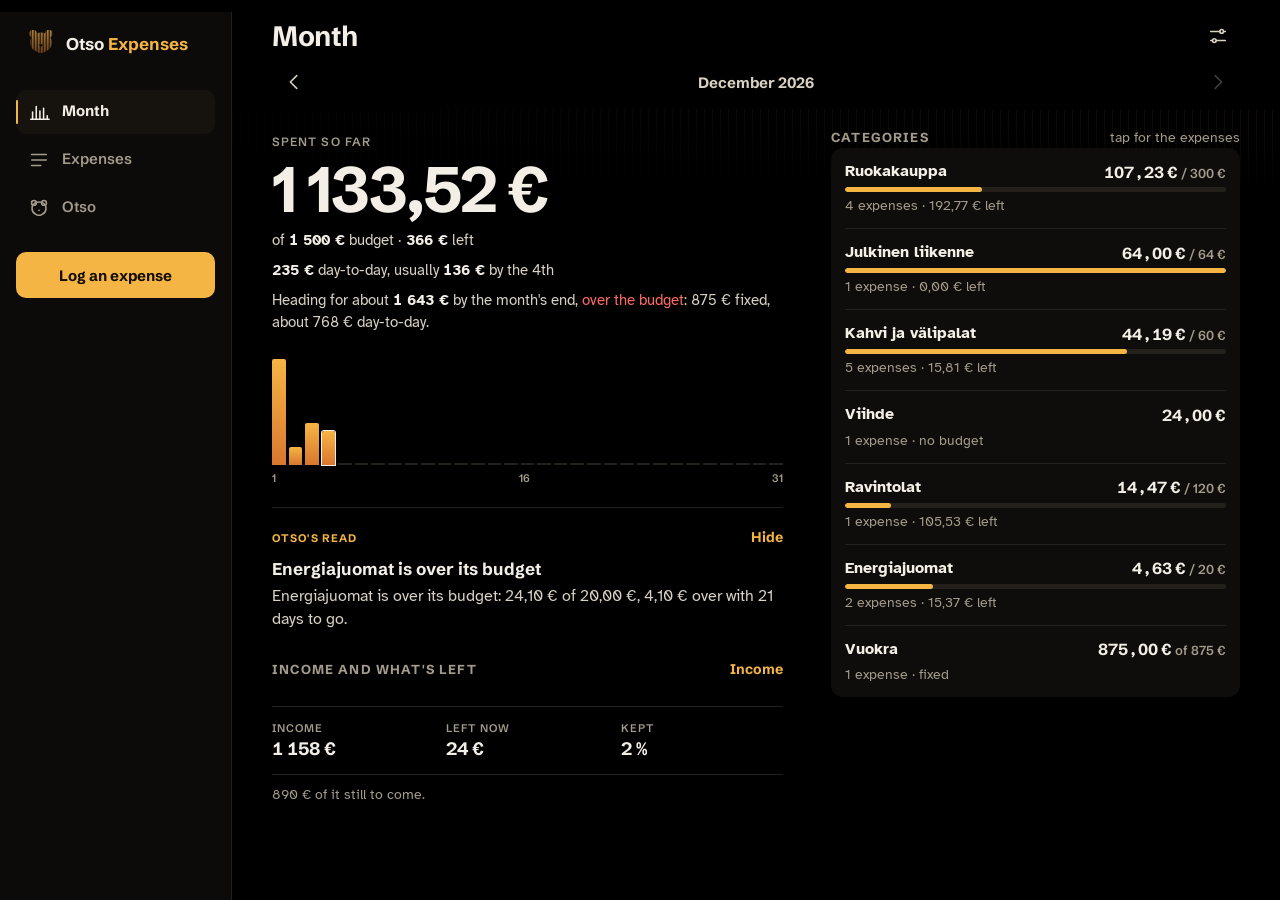
<file: tools/preview.html>
<!doctype html>
<!-- A local preview of the app on a fake database with example data: for checking the screens without
     signing in to the real one. Serve the repo (python -m http.server) and open /tools/preview.html.
     Nothing here reaches Supabase: window.supabase is replaced before the app starts. -->
<html lang="en">
<head>
  <meta charset="utf-8">
  <meta name="viewport" content="width=device-width, initial-scale=1, viewport-fit=cover">
  <meta name="color-scheme" content="dark">
  <title>Otso - Expenses (preview)</title>
  <base href="../">
  <link rel="stylesheet" href="styles.css">
</head>
<body>
  <script src="tools/fake-supabase.js"></script>
  <script>
    // The page's body, as index.html has it (fetched so the two never drift apart).
    const html = new XMLHttpRequest();
    html.open('GET', 'index.html', false);
    html.send();
    const doc = new DOMParser().parseFromString(html.responseText, 'text/html');
    doc.querySelectorAll('script').forEach((s) => s.remove());
    document.body.insertAdjacentHTML('beforeend', doc.body.innerHTML);
  </script>
  <script type="module" src="js/app.js"></script>
</body>
</html>
</file>
